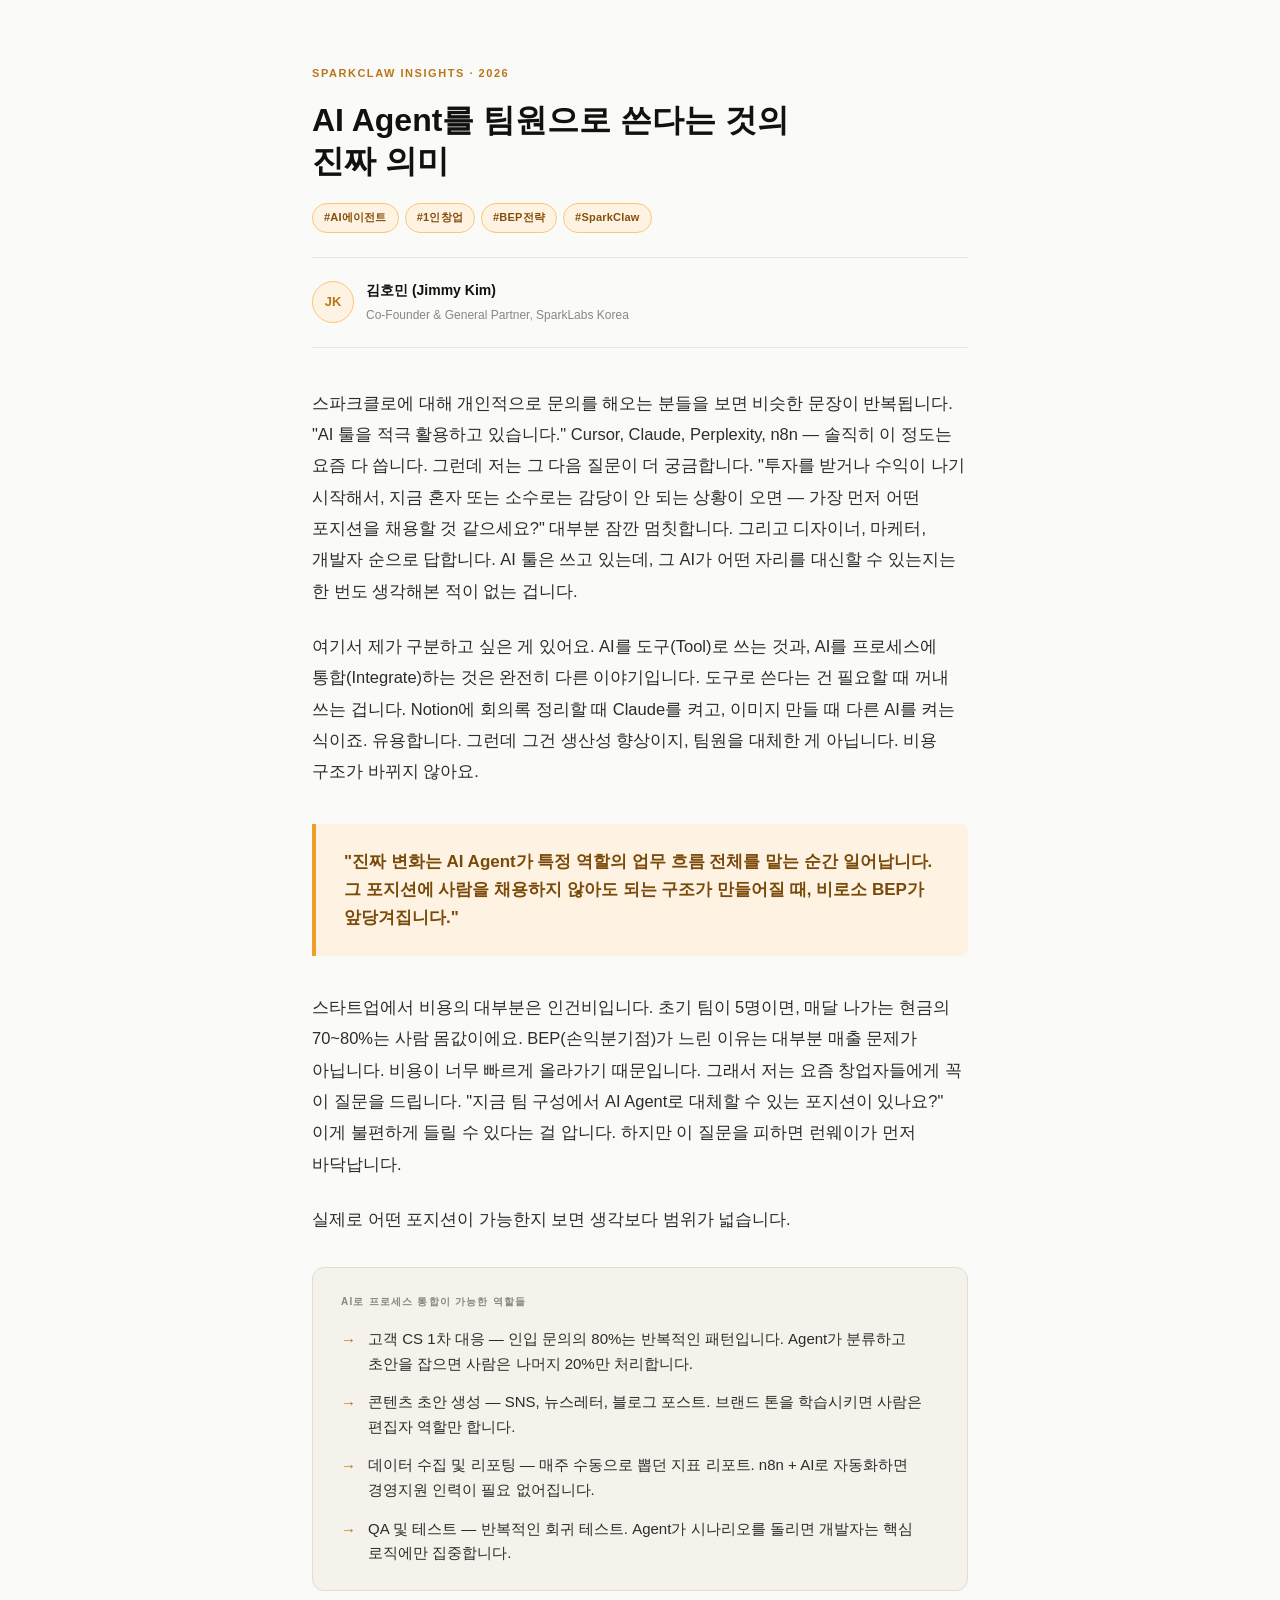
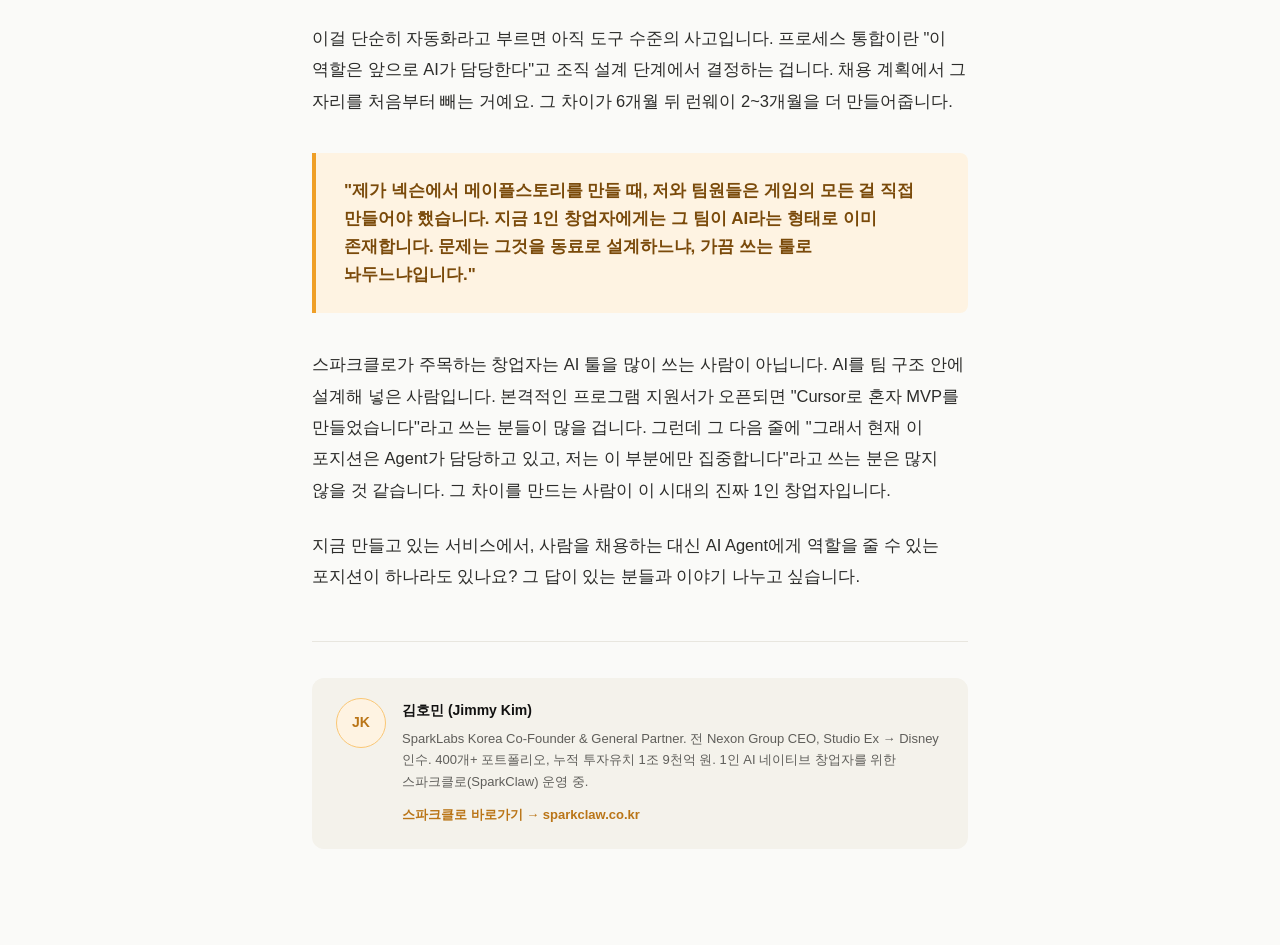
<file: sparkclaw-insight-ai-agent-teammate.html>
<!DOCTYPE html>
<html lang="ko">
<head>
  <meta charset="UTF-8" />
  <meta name="viewport" content="width=device-width, initial-scale=1.0" />
  <title>AI Agent를 팀원으로 쓴다는 것의 진짜 의미 — Jimmy Kim | SparkClaw Insights</title>
  <meta name="description" content="도구로 쓰는 것과 프로세스에 통합하는 것의 차이. BEP를 앞당기는 실전 구조. SparkLabs Co-Founder 김호민(Jimmy Kim)의 기고문." />
  <meta name="author" content="김호민 (Jimmy Kim)" />
  <meta property="og:title" content="AI Agent를 팀원으로 쓴다는 것의 진짜 의미" />
  <meta property="og:description" content="도구로 쓰는 것과 프로세스에 통합하는 것의 차이. BEP를 앞당기는 실전 구조." />
  <meta property="og:type" content="article" />
  <meta property="article:author" content="김호민 (Jimmy Kim)" />
  <style>
    *, *::before, *::after { box-sizing: border-box; margin: 0; padding: 0; }

    body {
      font-family: 'Apple SD Gothic Neo', 'Noto Sans KR', 'Malgun Gothic', sans-serif;
      background: #FAFAF8;
      color: #1a1a18;
      line-height: 1.8;
      -webkit-font-smoothing: antialiased;
    }

    .page-wrap {
      max-width: 720px;
      margin: 0 auto;
      padding: 4rem 2rem 6rem;
    }

    .eyebrow {
      font-size: 11px;
      font-weight: 600;
      letter-spacing: 0.14em;
      text-transform: uppercase;
      color: #BA7517;
      margin-bottom: 1rem;
    }

    h1 {
      font-size: clamp(24px, 4vw, 32px);
      font-weight: 700;
      line-height: 1.3;
      color: #111110;
      margin-bottom: 1.25rem;
      word-break: keep-all;
    }

    .tag-row {
      display: flex;
      flex-wrap: wrap;
      gap: 6px;
      margin-bottom: 1.5rem;
    }
    .tag {
      font-size: 11px;
      font-weight: 600;
      padding: 4px 11px;
      border-radius: 20px;
      background: #FEF3E2;
      color: #854F0B;
      border: 1px solid #FAC775;
      letter-spacing: 0.02em;
    }

    .byline-row {
      display: flex;
      align-items: center;
      gap: 12px;
      padding: 1.25rem 0;
      border-top: 1px solid #E8E6DF;
      border-bottom: 1px solid #E8E6DF;
      margin-bottom: 2.5rem;
    }
    .avatar {
      width: 42px; height: 42px; border-radius: 50%;
      background: #FEF3E2; border: 1px solid #FAC775;
      display: flex; align-items: center; justify-content: center;
      font-size: 13px; font-weight: 700; color: #BA7517; flex-shrink: 0;
    }
    .byline-name { font-size: 14px; font-weight: 600; color: #111110; margin-bottom: 2px; }
    .byline-meta { font-size: 12px; color: #888780; }

    .article-body {
      font-size: 16.5px;
      line-height: 1.9;
      color: #2c2c2a;
      word-break: keep-all;
    }
    .article-body p { margin-bottom: 1.5rem; }

    .pull-quote {
      margin: 2.25rem 0;
      padding: 1.5rem 1.75rem;
      background: #FEF3E2;
      border-left: 4px solid #EF9F27;
      border-radius: 0 8px 8px 0;
    }
    .pull-quote p {
      margin: 0;
      font-size: 17px;
      font-weight: 600;
      line-height: 1.65;
      color: #7A4A0A;
      word-break: keep-all;
    }

    .callout {
      margin: 2rem 0;
      padding: 1.5rem 1.75rem;
      background: #F4F2EB;
      border-radius: 12px;
      border: 1px solid #E0DDCF;
    }
    .callout-label {
      font-size: 10px;
      font-weight: 700;
      letter-spacing: 0.12em;
      text-transform: uppercase;
      color: #888780;
      margin-bottom: 1rem;
    }
    .callout-row {
      display: flex;
      gap: 12px;
      align-items: flex-start;
      margin-bottom: 0.85rem;
      font-size: 15px;
      color: #2c2c2a;
      line-height: 1.65;
    }
    .callout-row:last-child { margin-bottom: 0; }
    .callout-arrow {
      color: #BA7517;
      font-weight: 700;
      flex-shrink: 0;
      margin-top: 1px;
    }

    hr {
      border: none;
      border-top: 1px solid #E8E6DF;
      margin: 3rem 0 2.25rem;
    }

    .author-card {
      display: flex;
      gap: 16px;
      align-items: flex-start;
      background: #F4F2EB;
      border-radius: 12px;
      padding: 1.25rem 1.5rem;
    }
    .author-avatar-lg {
      width: 50px; height: 50px; border-radius: 50%;
      background: #FEF3E2; border: 1px solid #FAC775;
      display: flex; align-items: center; justify-content: center;
      font-size: 14px; font-weight: 700; color: #BA7517; flex-shrink: 0;
    }
    .author-name { font-size: 14px; font-weight: 700; color: #111110; margin-bottom: 5px; }
    .author-bio { font-size: 13px; color: #5F5E5A; line-height: 1.65; margin-bottom: 8px; word-break: keep-all; }
    .author-link { font-size: 13px; color: #BA7517; text-decoration: none; font-weight: 600; }
    .author-link:hover { text-decoration: underline; }

    @media (max-width: 600px) {
      .page-wrap { padding: 2.5rem 1.25rem 4rem; }
      .pull-quote { padding: 1.25rem; }
      .callout { padding: 1.25rem; }
      .author-card { flex-direction: column; }
    }
  </style>
</head>
<body>
  <article class="page-wrap">

    <p class="eyebrow">SparkClaw Insights &middot; 2026</p>

    <h1>AI Agent를 팀원으로 쓴다는 것의<br>진짜 의미</h1>

    <div class="tag-row">
      <span class="tag">#AI에이전트</span>
      <span class="tag">#1인창업</span>
      <span class="tag">#BEP전략</span>
      <span class="tag">#SparkClaw</span>
    </div>

    <div class="byline-row">
      <div class="avatar">JK</div>
      <div>
        <div class="byline-name">김호민 (Jimmy Kim)</div>
        <div class="byline-meta">Co-Founder &amp; General Partner, SparkLabs Korea</div>
      </div>
    </div>

    <div class="article-body">

      <p>스파크클로에 대해 개인적으로 문의를 해오는 분들을 보면 비슷한 문장이 반복됩니다. "AI 툴을 적극 활용하고 있습니다." Cursor, Claude, Perplexity, n8n — 솔직히 이 정도는 요즘 다 씁니다. 그런데 저는 그 다음 질문이 더 궁금합니다. "투자를 받거나 수익이 나기 시작해서, 지금 혼자 또는 소수로는 감당이 안 되는 상황이 오면 — 가장 먼저 어떤 포지션을 채용할 것 같으세요?" 대부분 잠깐 멈칫합니다. 그리고 디자이너, 마케터, 개발자 순으로 답합니다. AI 툴은 쓰고 있는데, 그 AI가 어떤 자리를 대신할 수 있는지는 한 번도 생각해본 적이 없는 겁니다.</p>

      <p>여기서 제가 구분하고 싶은 게 있어요. AI를 도구(Tool)로 쓰는 것과, AI를 프로세스에 통합(Integrate)하는 것은 완전히 다른 이야기입니다. 도구로 쓴다는 건 필요할 때 꺼내 쓰는 겁니다. Notion에 회의록 정리할 때 Claude를 켜고, 이미지 만들 때 다른 AI를 켜는 식이죠. 유용합니다. 그런데 그건 생산성 향상이지, 팀원을 대체한 게 아닙니다. 비용 구조가 바뀌지 않아요.</p>

      <div class="pull-quote">
        <p>"진짜 변화는 AI Agent가 특정 역할의 업무 흐름 전체를 맡는 순간 일어납니다. 그 포지션에 사람을 채용하지 않아도 되는 구조가 만들어질 때, 비로소 BEP가 앞당겨집니다."</p>
      </div>

      <p>스타트업에서 비용의 대부분은 인건비입니다. 초기 팀이 5명이면, 매달 나가는 현금의 70~80%는 사람 몸값이에요. BEP(손익분기점)가 느린 이유는 대부분 매출 문제가 아닙니다. 비용이 너무 빠르게 올라가기 때문입니다. 그래서 저는 요즘 창업자들에게 꼭 이 질문을 드립니다. "지금 팀 구성에서 AI Agent로 대체할 수 있는 포지션이 있나요?" 이게 불편하게 들릴 수 있다는 걸 압니다. 하지만 이 질문을 피하면 런웨이가 먼저 바닥납니다.</p>

      <p>실제로 어떤 포지션이 가능한지 보면 생각보다 범위가 넓습니다.</p>

      <div class="callout">
        <div class="callout-label">AI로 프로세스 통합이 가능한 역할들</div>
        <div class="callout-row">
          <span class="callout-arrow">→</span>
          <span>고객 CS 1차 대응 — 인입 문의의 80%는 반복적인 패턴입니다. Agent가 분류하고 초안을 잡으면 사람은 나머지 20%만 처리합니다.</span>
        </div>
        <div class="callout-row">
          <span class="callout-arrow">→</span>
          <span>콘텐츠 초안 생성 — SNS, 뉴스레터, 블로그 포스트. 브랜드 톤을 학습시키면 사람은 편집자 역할만 합니다.</span>
        </div>
        <div class="callout-row">
          <span class="callout-arrow">→</span>
          <span>데이터 수집 및 리포팅 — 매주 수동으로 뽑던 지표 리포트. n8n + AI로 자동화하면 경영지원 인력이 필요 없어집니다.</span>
        </div>
        <div class="callout-row">
          <span class="callout-arrow">→</span>
          <span>QA 및 테스트 — 반복적인 회귀 테스트. Agent가 시나리오를 돌리면 개발자는 핵심 로직에만 집중합니다.</span>
        </div>
      </div>

      <p>이걸 단순히 자동화라고 부르면 아직 도구 수준의 사고입니다. 프로세스 통합이란 "이 역할은 앞으로 AI가 담당한다"고 조직 설계 단계에서 결정하는 겁니다. 채용 계획에서 그 자리를 처음부터 빼는 거예요. 그 차이가 6개월 뒤 런웨이 2~3개월을 더 만들어줍니다.</p>

      <div class="pull-quote">
        <p>"제가 넥슨에서 메이플스토리를 만들 때, 저와 팀원들은 게임의 모든 걸 직접 만들어야 했습니다. 지금 1인 창업자에게는 그 팀이 AI라는 형태로 이미 존재합니다. 문제는 그것을 동료로 설계하느냐, 가끔 쓰는 툴로 놔두느냐입니다."</p>
      </div>

      <p>스파크클로가 주목하는 창업자는 AI 툴을 많이 쓰는 사람이 아닙니다. AI를 팀 구조 안에 설계해 넣은 사람입니다. 본격적인 프로그램 지원서가 오픈되면 "Cursor로 혼자 MVP를 만들었습니다"라고 쓰는 분들이 많을 겁니다. 그런데 그 다음 줄에 "그래서 현재 이 포지션은 Agent가 담당하고 있고, 저는 이 부분에만 집중합니다"라고 쓰는 분은 많지 않을 것 같습니다. 그 차이를 만드는 사람이 이 시대의 진짜 1인 창업자입니다.</p>

      <p>지금 만들고 있는 서비스에서, 사람을 채용하는 대신 AI Agent에게 역할을 줄 수 있는 포지션이 하나라도 있나요? 그 답이 있는 분들과 이야기 나누고 싶습니다.</p>

    </div>

    <hr />

    <div class="author-card">
      <div class="author-avatar-lg">JK</div>
      <div>
        <div class="author-name">김호민 (Jimmy Kim)</div>
        <div class="author-bio">SparkLabs Korea Co-Founder &amp; General Partner. 전 Nexon Group CEO, Studio Ex → Disney 인수. 400개+ 포트폴리오, 누적 투자유치 1조 9천억 원. 1인 AI 네이티브 창업자를 위한 스파크클로(SparkClaw) 운영 중.</div>
        <a class="author-link" href="https://www.sparkclaw.co.kr">스파크클로 바로가기 → sparkclaw.co.kr</a>
      </div>
    </div>

  </article>
</body>
</html>
</file>
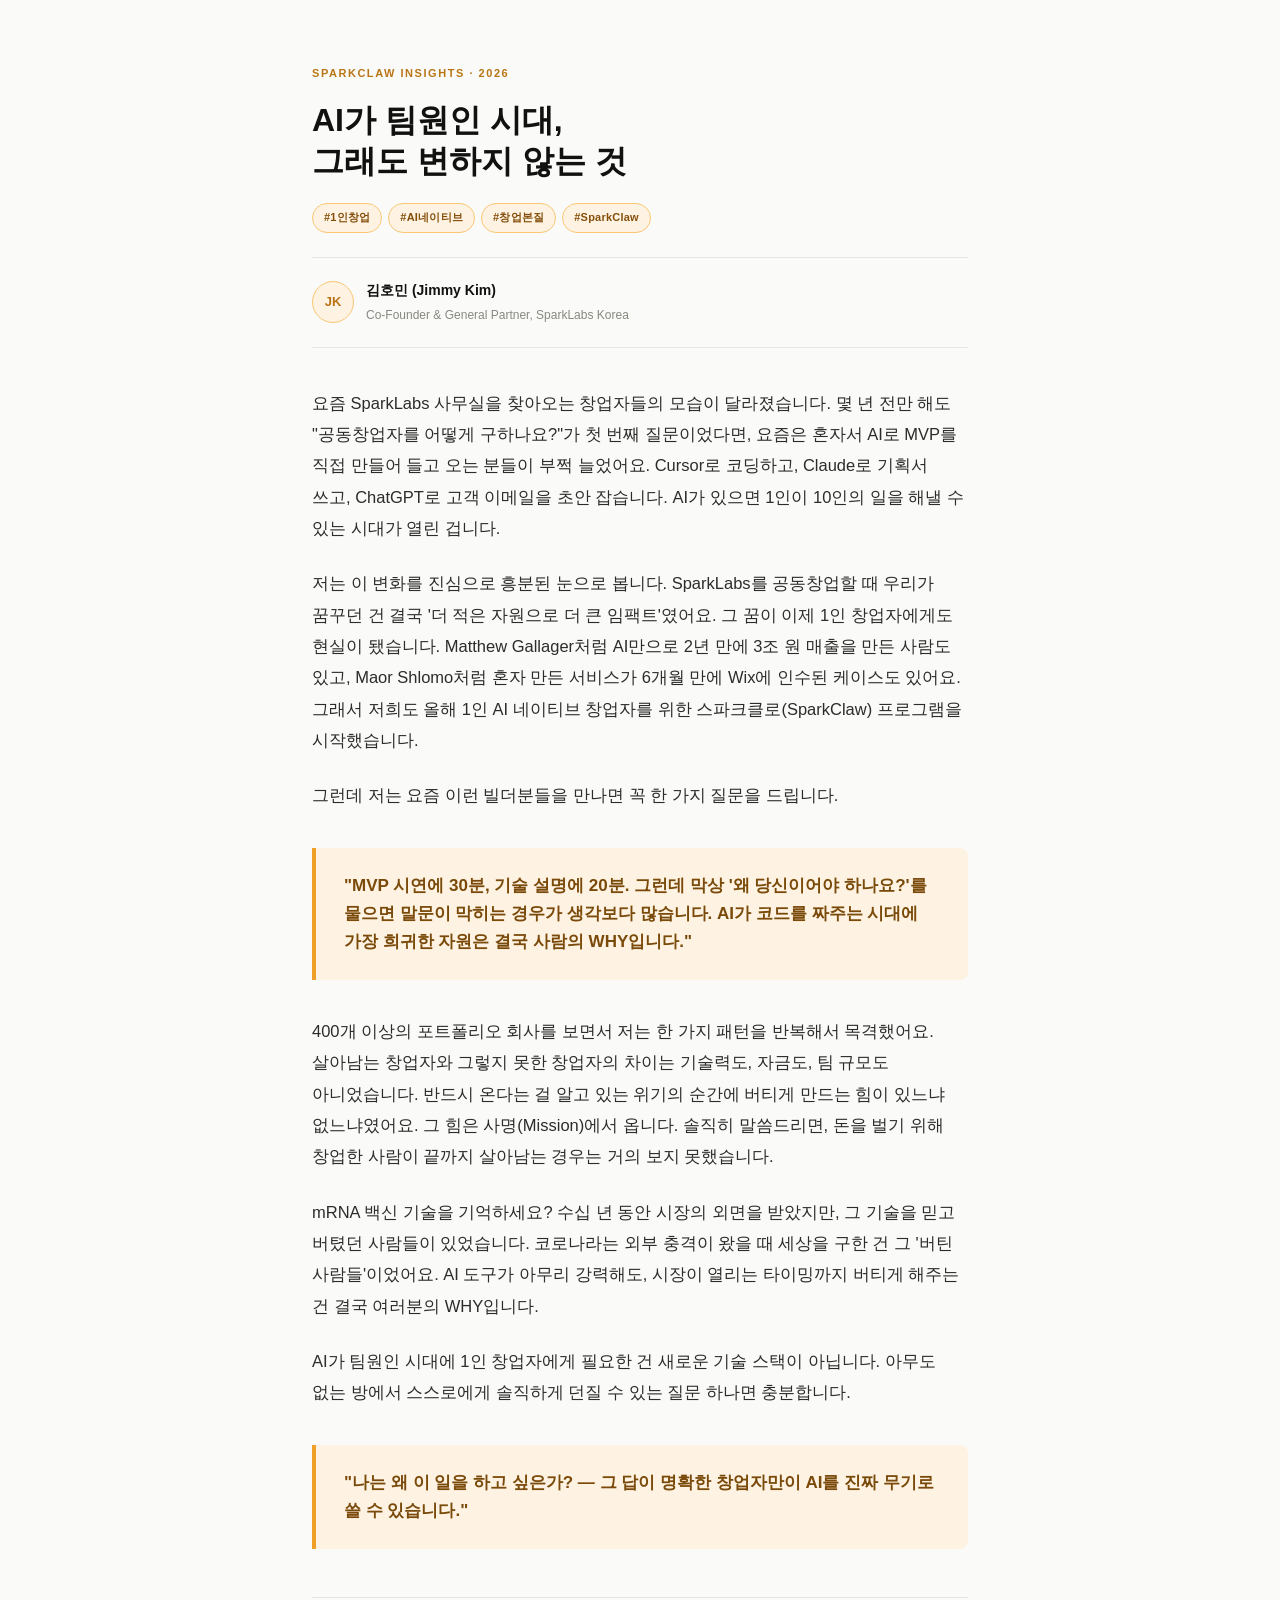
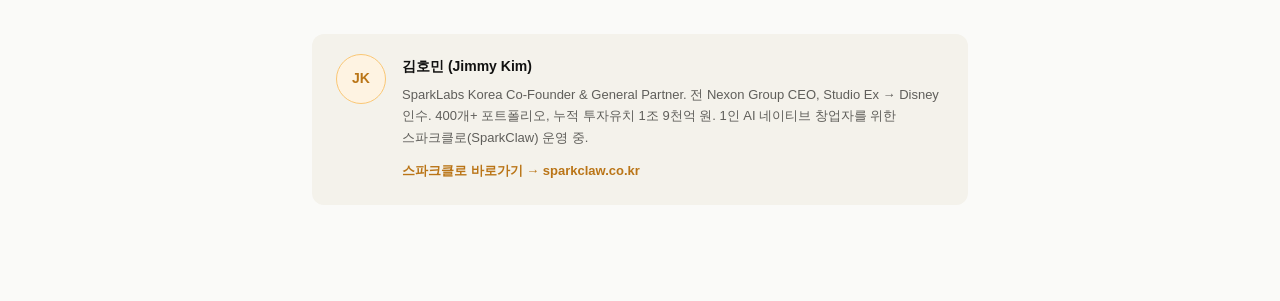
<file: sparkclaw-insight-ai-founder.html>
<!DOCTYPE html>
<html lang="ko">
<head>
  <meta charset="UTF-8" />
  <meta name="viewport" content="width=device-width, initial-scale=1.0" />
  <title>AI가 팀원인 시대, 그래도 변하지 않는 것 — Jimmy Kim | SparkClaw Insights</title>
  <meta name="description" content="AI 시대에도 변하지 않는 창업의 본질. SparkLabs Co-Founder 김호민(Jimmy Kim)의 1인 AI 네이티브 창업자를 위한 기고문." />
  <meta name="author" content="김호민 (Jimmy Kim)" />
  <meta property="og:title" content="AI가 팀원인 시대, 그래도 변하지 않는 것" />
  <meta property="og:description" content="AI 시대에도 변하지 않는 창업의 본질. SparkLabs Co-Founder 김호민(Jimmy Kim)의 1인 AI 네이티브 창업자를 위한 기고문." />
  <meta property="og:type" content="article" />
  <meta property="article:author" content="김호민 (Jimmy Kim)" />
  <style>
    *, *::before, *::after { box-sizing: border-box; margin: 0; padding: 0; }

    body {
      font-family: 'Apple SD Gothic Neo', 'Noto Sans KR', 'Malgun Gothic', sans-serif;
      background: #FAFAF8;
      color: #1a1a18;
      line-height: 1.8;
      -webkit-font-smoothing: antialiased;
    }

    .page-wrap {
      max-width: 720px;
      margin: 0 auto;
      padding: 4rem 2rem 6rem;
    }

    /* Header */
    .eyebrow {
      font-size: 11px;
      font-weight: 600;
      letter-spacing: 0.14em;
      text-transform: uppercase;
      color: #BA7517;
      margin-bottom: 1rem;
    }

    h1 {
      font-size: clamp(24px, 4vw, 32px);
      font-weight: 700;
      line-height: 1.3;
      color: #111110;
      margin-bottom: 1.25rem;
      word-break: keep-all;
    }

    /* Tags */
    .tag-row {
      display: flex;
      flex-wrap: wrap;
      gap: 6px;
      margin-bottom: 1.5rem;
    }
    .tag {
      font-size: 11px;
      font-weight: 600;
      padding: 4px 11px;
      border-radius: 20px;
      background: #FEF3E2;
      color: #854F0B;
      border: 1px solid #FAC775;
      letter-spacing: 0.02em;
    }

    /* Byline */
    .byline-row {
      display: flex;
      align-items: center;
      gap: 12px;
      padding: 1.25rem 0;
      border-top: 1px solid #E8E6DF;
      border-bottom: 1px solid #E8E6DF;
      margin-bottom: 2.5rem;
    }
    .avatar {
      width: 42px;
      height: 42px;
      border-radius: 50%;
      background: #FEF3E2;
      border: 1px solid #FAC775;
      display: flex;
      align-items: center;
      justify-content: center;
      font-size: 13px;
      font-weight: 700;
      color: #BA7517;
      flex-shrink: 0;
    }
    .byline-name {
      font-size: 14px;
      font-weight: 600;
      color: #111110;
      margin-bottom: 2px;
    }
    .byline-meta {
      font-size: 12px;
      color: #888780;
    }

    /* Body */
    .article-body {
      font-size: 16.5px;
      line-height: 1.9;
      color: #2c2c2a;
      word-break: keep-all;
    }
    .article-body p {
      margin-bottom: 1.5rem;
    }

    /* Pull quote */
    .pull-quote {
      margin: 2.25rem 0;
      padding: 1.5rem 1.75rem;
      background: #FEF3E2;
      border-left: 4px solid #EF9F27;
      border-radius: 0 8px 8px 0;
    }
    .pull-quote p {
      margin: 0;
      font-size: 17px;
      font-weight: 600;
      line-height: 1.65;
      color: #7A4A0A;
      word-break: keep-all;
    }

    /* Divider */
    hr {
      border: none;
      border-top: 1px solid #E8E6DF;
      margin: 3rem 0 2.25rem;
    }

    /* Author card */
    .author-card {
      display: flex;
      gap: 16px;
      align-items: flex-start;
      background: #F4F2EB;
      border-radius: 12px;
      padding: 1.25rem 1.5rem;
    }
    .author-avatar-lg {
      width: 50px;
      height: 50px;
      border-radius: 50%;
      background: #FEF3E2;
      border: 1px solid #FAC775;
      display: flex;
      align-items: center;
      justify-content: center;
      font-size: 14px;
      font-weight: 700;
      color: #BA7517;
      flex-shrink: 0;
    }
    .author-name {
      font-size: 14px;
      font-weight: 700;
      color: #111110;
      margin-bottom: 5px;
    }
    .author-bio {
      font-size: 13px;
      color: #5F5E5A;
      line-height: 1.65;
      margin-bottom: 8px;
      word-break: keep-all;
    }
    .author-link {
      font-size: 13px;
      color: #BA7517;
      text-decoration: none;
      font-weight: 600;
    }
    .author-link:hover { text-decoration: underline; }

    @media (max-width: 600px) {
      .page-wrap { padding: 2.5rem 1.25rem 4rem; }
      .pull-quote { padding: 1.25rem 1.25rem; }
      .author-card { flex-direction: column; }
    }
  </style>
</head>
<body>
  <article class="page-wrap">

    <p class="eyebrow">SparkClaw Insights &middot; 2026</p>

    <h1>AI가 팀원인 시대,<br>그래도 변하지 않는 것</h1>

    <div class="tag-row">
      <span class="tag">#1인창업</span>
      <span class="tag">#AI네이티브</span>
      <span class="tag">#창업본질</span>
      <span class="tag">#SparkClaw</span>
    </div>

    <div class="byline-row">
      <div class="avatar">JK</div>
      <div>
        <div class="byline-name">김호민 (Jimmy Kim)</div>
        <div class="byline-meta">Co-Founder &amp; General Partner, SparkLabs Korea</div>
      </div>
    </div>

    <div class="article-body">

      <p>요즘 SparkLabs 사무실을 찾아오는 창업자들의 모습이 달라졌습니다. 몇 년 전만 해도 "공동창업자를 어떻게 구하나요?"가 첫 번째 질문이었다면, 요즘은 혼자서 AI로 MVP를 직접 만들어 들고 오는 분들이 부쩍 늘었어요. Cursor로 코딩하고, Claude로 기획서 쓰고, ChatGPT로 고객 이메일을 초안 잡습니다. AI가 있으면 1인이 10인의 일을 해낼 수 있는 시대가 열린 겁니다.</p>

      <p>저는 이 변화를 진심으로 흥분된 눈으로 봅니다. SparkLabs를 공동창업할 때 우리가 꿈꾸던 건 결국 '더 적은 자원으로 더 큰 임팩트'였어요. 그 꿈이 이제 1인 창업자에게도 현실이 됐습니다. Matthew Gallager처럼 AI만으로 2년 만에 3조 원 매출을 만든 사람도 있고, Maor Shlomo처럼 혼자 만든 서비스가 6개월 만에 Wix에 인수된 케이스도 있어요. 그래서 저희도 올해 1인 AI 네이티브 창업자를 위한 스파크클로(SparkClaw) 프로그램을 시작했습니다.</p>

      <p>그런데 저는 요즘 이런 빌더분들을 만나면 꼭 한 가지 질문을 드립니다.</p>

      <div class="pull-quote">
        <p>"MVP 시연에 30분, 기술 설명에 20분. 그런데 막상 '왜 당신이어야 하나요?'를 물으면 말문이 막히는 경우가 생각보다 많습니다. AI가 코드를 짜주는 시대에 가장 희귀한 자원은 결국 사람의 WHY입니다."</p>
      </div>

      <p>400개 이상의 포트폴리오 회사를 보면서 저는 한 가지 패턴을 반복해서 목격했어요. 살아남는 창업자와 그렇지 못한 창업자의 차이는 기술력도, 자금도, 팀 규모도 아니었습니다. 반드시 온다는 걸 알고 있는 위기의 순간에 버티게 만드는 힘이 있느냐 없느냐였어요. 그 힘은 사명(Mission)에서 옵니다. 솔직히 말씀드리면, 돈을 벌기 위해 창업한 사람이 끝까지 살아남는 경우는 거의 보지 못했습니다.</p>

      <p>mRNA 백신 기술을 기억하세요? 수십 년 동안 시장의 외면을 받았지만, 그 기술을 믿고 버텼던 사람들이 있었습니다. 코로나라는 외부 충격이 왔을 때 세상을 구한 건 그 '버틴 사람들'이었어요. AI 도구가 아무리 강력해도, 시장이 열리는 타이밍까지 버티게 해주는 건 결국 여러분의 WHY입니다.</p>

      <p>AI가 팀원인 시대에 1인 창업자에게 필요한 건 새로운 기술 스택이 아닙니다. 아무도 없는 방에서 스스로에게 솔직하게 던질 수 있는 질문 하나면 충분합니다.</p>

      <div class="pull-quote">
        <p>"나는 왜 이 일을 하고 싶은가? — 그 답이 명확한 창업자만이 AI를 진짜 무기로 쓸 수 있습니다."</p>
      </div>

    </div>

    <hr />

    <div class="author-card">
      <div class="author-avatar-lg">JK</div>
      <div>
        <div class="author-name">김호민 (Jimmy Kim)</div>
        <div class="author-bio">SparkLabs Korea Co-Founder &amp; General Partner. 전 Nexon Group CEO, Studio Ex → Disney 인수. 400개+ 포트폴리오, 누적 투자유치 1조 9천억 원. 1인 AI 네이티브 창업자를 위한 스파크클로(SparkClaw) 운영 중.</div>
        <a class="author-link" href="https://www.sparkclaw.co.kr">스파크클로 바로가기 → sparkclaw.co.kr</a>
      </div>
    </div>

  </article>
</body>
</html>
</file>
